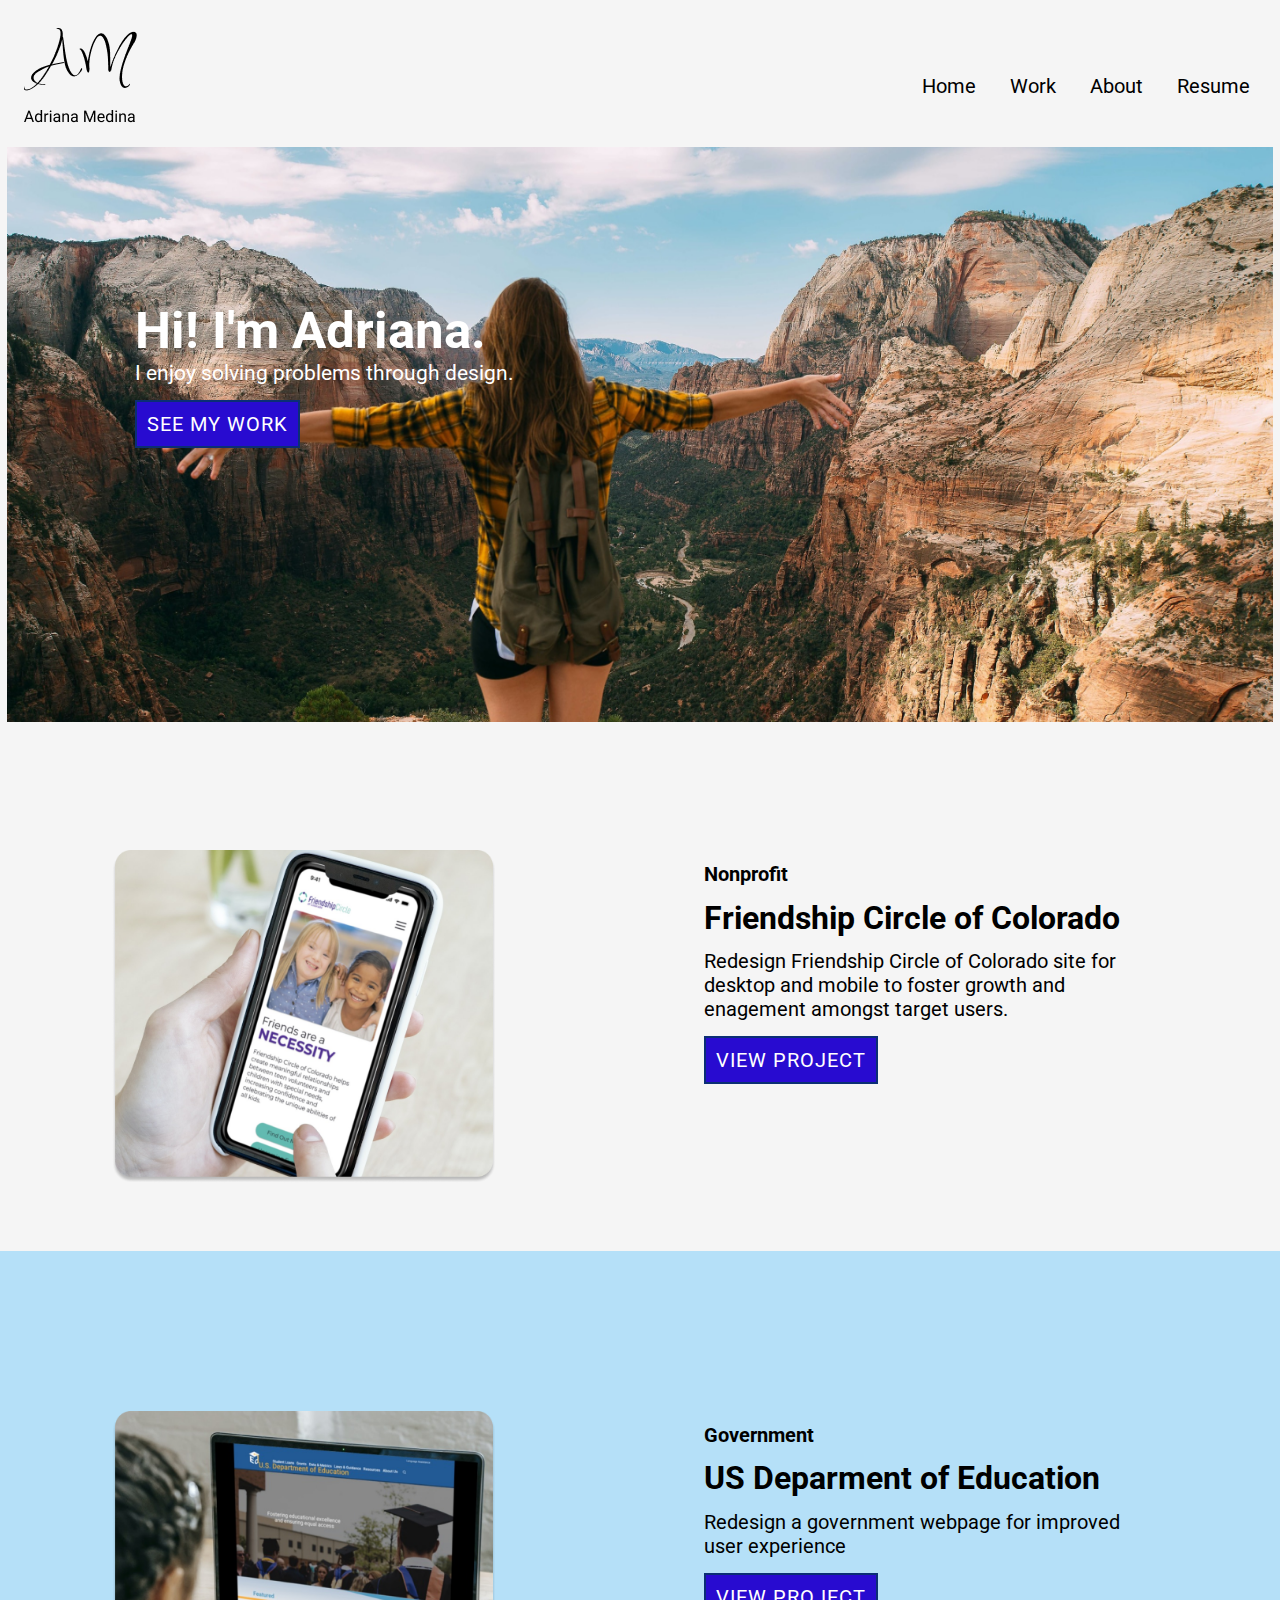
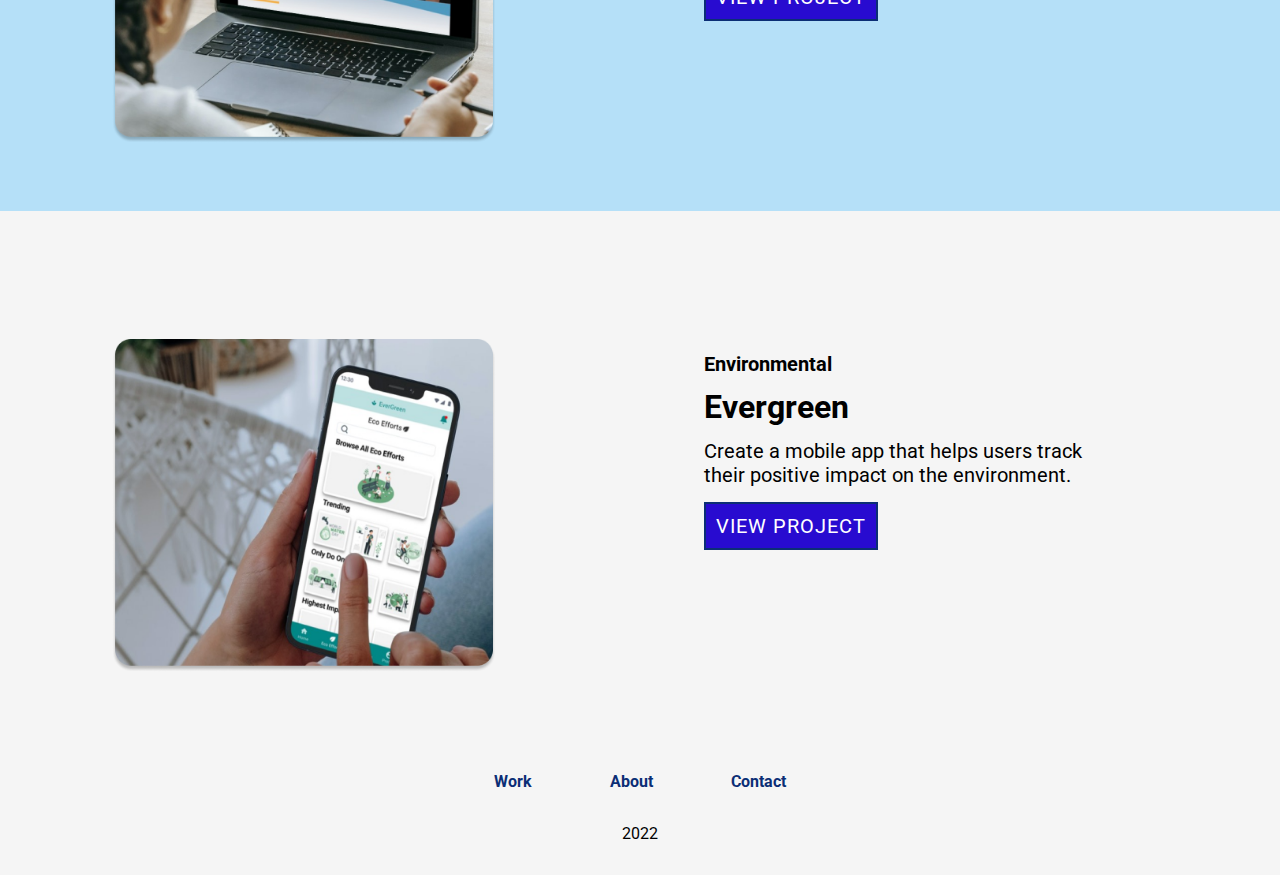
<file: index.html>
<!DOCTYPE html>
<html lang="en">

<head>
    <meta charset="UTF-8">
    <meta http-equiv="X-UA-Compatible" content="IE=edge">
    <meta name="viewport" content="width=device-width, initial-scale=1.0">
    <link rel="stylesheet" href="css/index.css">
    <link href="https://fonts.googleapis.com/css2?family=Roboto:wght@300&display=swap" rel="stylesheet">
    <title>Adriana's Portfolio Page</title>

</head>

<body>
    <div class="container">
        <div class="navbar">
            <img src="images/logo.png" class="logo">
            <nav>
                <ul id="menuList">
                    <li><a href="https://almedina1216.github.io/UX_UI_HW19/">Home</a></li>
                    <li><a href="#my-work-container">Work</a></li>
                    <li><a href="aboutMe.html">About</a></li>
                    <li><a href="">Resume</a></li>
                </ul>
            </nav>
            <img src="images/menu.png" class="menu-icon" onclick="togglemenu()">
        </div>


        <main>
            <section id="hero">
                <div class="hero-card">
                    <img id="hero-image" src="images/herodesktop.png" alt="girl on a mountain">
                    <div id="hero-intro-container">
                        <div id="hero-intro-text">
                            <h1 id="hero-intro">Hi! I'm Adriana.</h1>
                            <p id="hero-sentence">I enjoy solving problems through design.</p>
                        </div>  

                        <div class="container">
                            <div class="buttons">
                                <a href="#my-work-container"class= "btn btn-1">See My Work</a>
                            </div>
                        </div>
                    </div>
                </div>
            </section>

            <section id="my-work-container">
                <div class="odd-work-card">
                    <div class="left-odd-card">
                        <h2 class="sub-header">Nonprofit</h2>
                        <h1 class="card-title">Friendship Circle of Colorado</h1>
                        <p class="card-desc">Redesign Friendship Circle of Colorado site for desktop and mobile to
                            foster growth and enagement amongst target users.</p>
                            <div id="btn-intro">
                                <a href="https://almedina1216.github.io/UX_UI_HW20/" class="btn btn-2">View Project</a>
                            </div>
                    </div>
                    
                    <div class="right-odd-card">
                        <img id="FCOCmockup" src="images/friendshipcirclehomepg.png" alt="">
                    </div>
                </div>

                <div class="even-work-card">
                    <div class="left-even-card">
                        <img id="DOE" src="images/DOEhomepagemockup.png" alt="">
                    </div>
                    <div class="right-even-card">
                        <h2 class="sub-header">Government</h2>
                        <h1 class="card-title">US Deparment of Education</h1>
                        <p class="card-desc">Redesign a government webpage for improved user experience</p>
                        <div id="btn-intro">
                            <a href="#" class="btn btn-2">View Project</a>
                        </div>
                    </div>
                </div>

                <div class="odd-work-card">
                    <div class="left-odd-card">
                        <h2 class="sub-header">Environmental</h2>
                        <h1 class="card-title">Evergreen</h1>
                        <p class="card-desc">Create a mobile app that helps users track their positive impact on the
                            environment.</p>
                            <div id="btn-intro">
                                <a href="#" class="btn btn-2">View Project</a>
                            </div>
                    </div>
                    <div class="right-odd-card">
                        <img id="EverGreenmockup" src="images/evergreenhomepage.png" alt="">
                    </div>
                </div>
            </section>
        </main>
        <footer>
            <ul id="links-footer">
                <li class="nav-links bold-links"><a href="#my-work-container">Work</a></li>
                <li class="nav-links bold-links"><a href="https://almedina1216.github.io/UX_UI_HW19/aboutMe.html">About</a></li>
                <li class="nav-links bold-links"><a href="https://www.w3schools.com">Contact</a></li>
            </ul>
            <div id="footer-year">2022</div>
        </footer>
    </div>

</body>
    <script src="https://ajax.googleapis.com/ajax/libs/jquery/3.3.1/jquery.min.js"></script>

    <script src="js/index.js"></script>
    
    <script src="https://code.jquery.com/jquery-3.6.1.min.js""></script>

    <script>
        $(document).ready(function(e){
         $('.btn').on('mouseenter', function(e){
            x = e.pageX - $(this).offset().left;
            y= e.pageY - $(this).offset().top;
            $(this).find('span').css({top:y, left:x})
        })
        $('.btn').on('mouseout', function(e){
            x = e.pageX-$(this).offset().left;
            y= e.pageY-$(this).offset().top;
            $(this).find('span').css({top:y, left:x})
        })
    })       

    })
    </script>
</html>
</file>
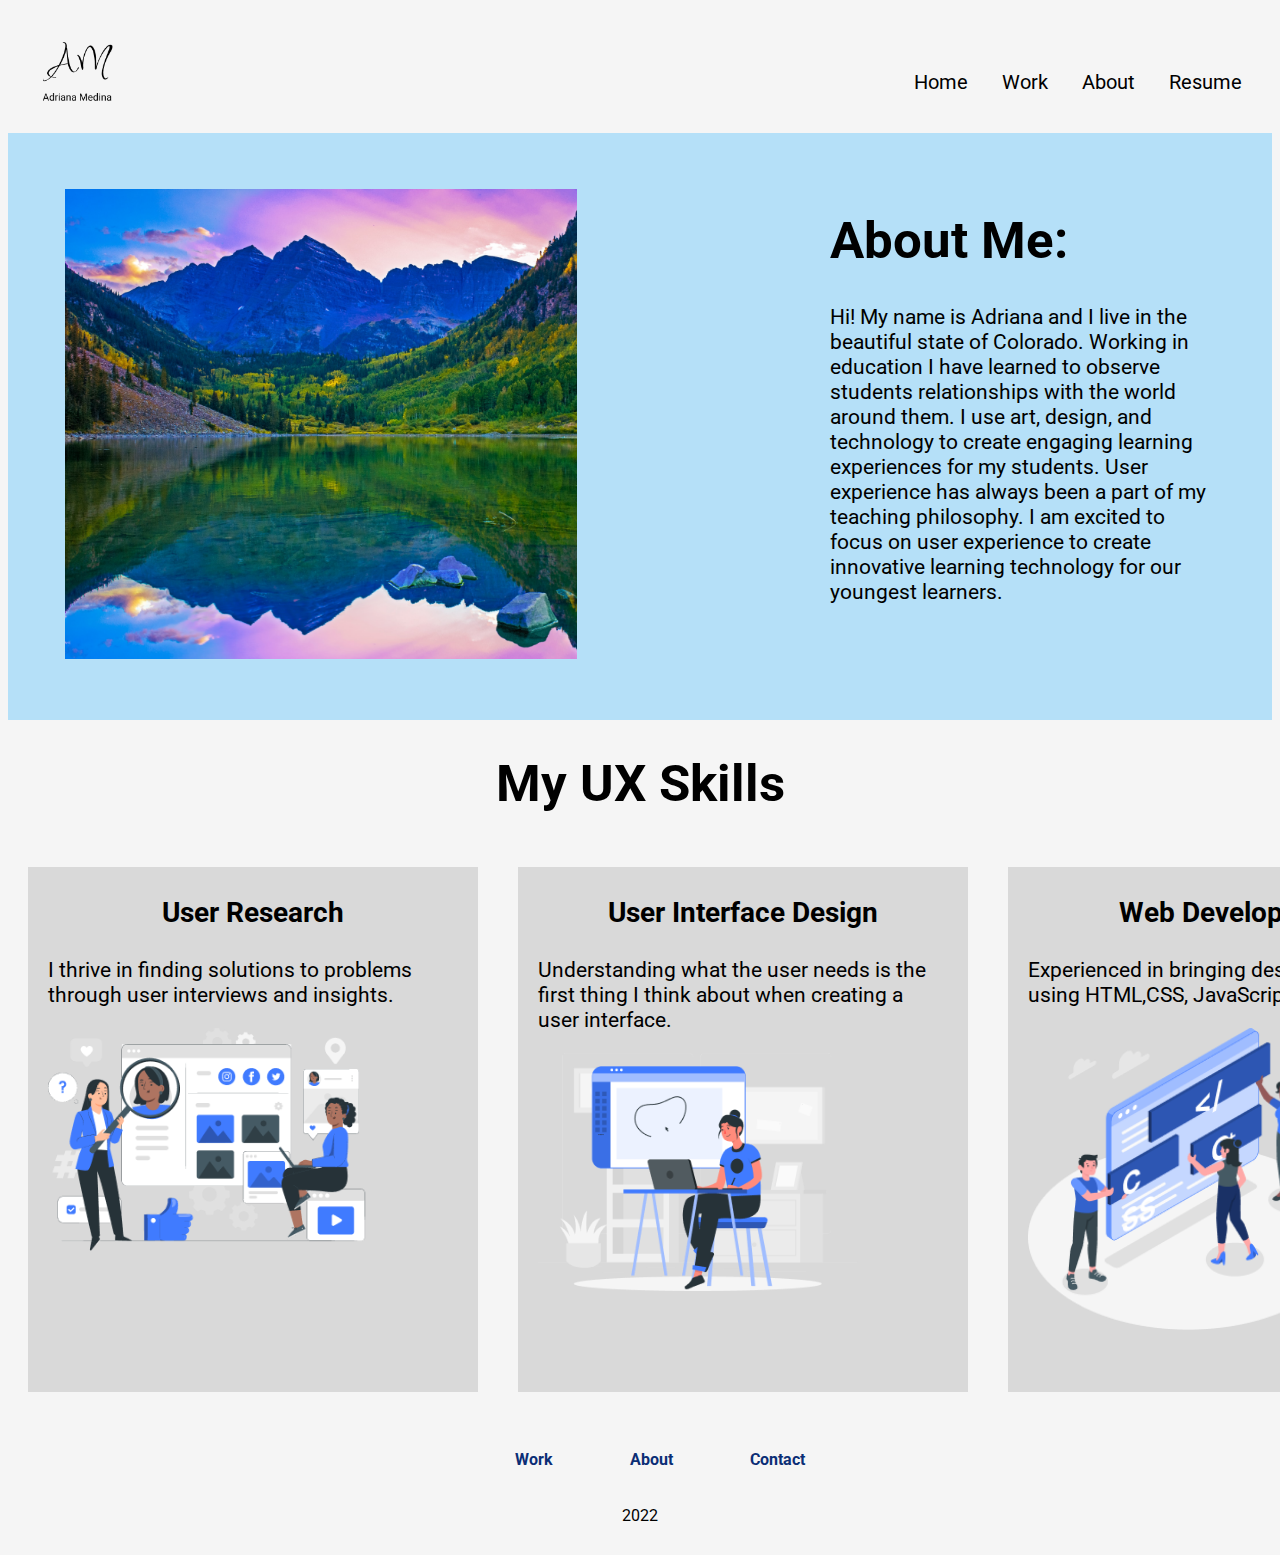
<file: aboutMe.html>
<!DOCTYPE html>
<html lang="en">
<head>
    <meta charset="UTF-8">
    <meta http-equiv="X-UA-Compatible" content="IE=edge">
    <meta name="viewport" content="width=device-width, initial-scale=1.0">
    <link href="https://fonts.googleapis.com/css2?family=Roboto:wght@300&display=swap" rel="stylesheet">
    <link rel="stylesheet" href="css/aboutMe.css">
    <title>UX_UI_HW_18</title>
</head>

<body>
    <div class="navbar">
        <img src="images/logo.png" class="logo">
        <nav>
            <ul id = "menuList">
            <li><a href="index.html">Home</a></li>
            <li><a href="#my-work-container">Work</a></li>
            <li><a href="">About</a></li>
            <li><a href="">Resume</a></li>
            </ul> 
        </nav>
        <img src="images/menu.png" class="menu-icon" onclick="togglemenu()">
    </div>

    <main>
        <div id="hero">
            <div id="hero-image">
                <img id="mountain-image" src="images/Mask group.png" alt="mountain view">
            </div>
            <div id="aboutMe">
                <h1>About Me:</h1>
                <p> Hi! My name is Adriana and I live in the beautiful state of Colorado. Working in education I have learned to observe students relationships with the world around them. I use art, design, and technology to create engaging learning experiences for my students.  User experience has always been a part of my teaching philosophy. I am excited to focus on user experience to create innovative learning technology for our youngest learners. </p>
            </div>
        </div>

        <section id=" MyUX-Skills">
            <div id="section-title">
                <h1 id="mySkills"> My UX Skills</h1>
            </div>
            <div id="container-skills"> 
                <div id="section-header"></div>

                <div id="flex-container">
                    <div class="skill-card"> 
                        <div class="card-items">
                            <div class="heading">
                                <h3> User Research</h3>
                            </div>
                            <p class="cardText"> I thrive in finding solutions to problems through user interviews and insights. 
                            </p>
                            <img id="cardimage" src="images/research.png">
                        </div>
                    </div>

                    <div class="skill-card"> 
                        <div class="card-items">
                            <div class="heading">
                                <h3> User Interface Design</h3>
                            </div>
                            <p class="cardText"> Understanding what the user needs is the first thing I think about when creating a user interface. </p>
                            <img id="cardimage" src="images/design.png">
                        </div>
                    </div>

                    <div class="skill-card">
                        <div class="card-items">
                            <div class="heading">
                                <h3> Web Development</h3>
                            </div>
                            <p class="cardText"> Experienced in bringing designs to life using HTML,CSS, JavaScript, and Bootstrap. </p>
                            <img id="cardimage" src="images/dev.png">
                        </div>                      
                    </div>
                </div>
            </div>
            </div>
        </section>
                
        <footer>           
            <ul id="links-footer">
                <li class="nav-links bold-links"><a href="#my-work-container">Work</a></li>
                <li class="nav-links bold-links"><a href="#hero-intro-container">About</a></li>
                <li class="nav-links bold-links"><a href="https://www.w3schools.com">Contact</a></li> 
            </ul>
            <div id="footer-year">2022</div>  
        </footer>
    </main>

    <script>

        var menuList = document.getElementById("menuList");
        menuList.style.maxHeight = "0px";

        function togglemenu() {
        if(menuList.style.maxHeight == "0px")
            {
            menuList.style.maxHeight = "140px";
            }
        else
            {
            menuList.style.maxHeight = "0px";
            }
        }
    </script>
    <script>
        function myFunction() {
          document.getElementById("demo").innerHTML = "link";
        }
        </script>

</body>
</file>
<file: css/index.css>
* {
    margin: 0;
    padding: 0;
    box-sizing: border-box;
    font-family: 'Roboto';
}

body {
    display: flex;
    justify-content: center;
    align-items: center;
    min-height: 100vh;
    background-color: whitesmoke;
    font-family: 'Roboto', sans-serif;
    font-weight: 400;
}

/********** Nav Bar Config **********/

.navbar{
    width: 100%;
    display: flex;
    align-items: center;
}



#header-nav {
    max-width: 100vw;
    height: 15vh;
    display: flex;
    flex-direction: row;
    justify-content: space-between;
}
.logo {
    height: 100%;
    cursor: pointer;
    margin: 5px 0;
}

.menu-icon {
    width: 25px;
    cursor: pointer;
    display: none;
}

nav {
    flex: 1;
    text-align: right;
}

nav ul li {
    list-style: none;
    display: inline-block;
    margin-right: 30px;
}

nav ul li a {
    text-decoration: none;
    color: #000;
    font-size: 20px;
}

nav ul li a:hover {
    color: #0B2E75;
}

#links {
    display:flex;
    flex-direction: row;
    align-items: flex-end;
    width: 25%;
    justify-content: space-around;
    list-style-type: none;
    margin: 0 1rem 1rem 0;
}

.nav-links > a {
    text-decoration: none;
    color:#0B2E75;
}

nav ul li a:hover {
    color: #ff5ea2
}

#hero {
    max-width: 100vw;
    position: relative;
    display: flex;
    justify-content: center;
} 
h1{
    font-size: 3.17em;
}
p{
    font-size: 1.333em;
}
h3{
    font-size: 1.777em;
}


#hero-image {
    width: 98.9vw;
}

#hero-intro-container {
    position: absolute;
    padding-top: 12%;
    padding-left: 10%;
    color: white;
}



.btn{
    text-decoration: none ;
    padding:10px;
    font-size: 1.25rem;
    position: relative;
    margin: 15px 15px 15px 0px;
    box-sizing: border-box;
    background-color: #280bd0;
    border: 2px solid #0B2E75;
    display: inline-block;
    letter-spacing: 1px;
    text-transform: uppercase;
    transition: 0.5s;
    overflow:hidden;
}
/* Button 1*/

.btn-1 {
    overflow: hidden;
    color:#FFF;
    box-shadow: 0 0 0 0 rgba(143, 64, 248, 0.5), 0 0 0 0 rgba(39,200,255,0.5);
    transition: transform 0.3s ease, box-shadow 0.3s ease; 
}


.btn-1::after{
    content:"";
    width:400px;
    height: 400px;
    position: absolute;
    top: -50px;
    left: -100px;
    background-color: #ff3cac;
    background-image: linear-gradient(225deg,#27d86c 0%, #26caf8 50%, #c625d0 100%);
    z-index: -1;
    transition: transform 0.5s ease;
}

.btn-1:hover{
    transform:translate(0, -6px);
    box-shadow:10px -10px 25px 0 rgba(143, 64, 248, 0.5), -10px 10px 25px 0 rgba(39,200,255,0.5) ;
}

.btn-1:hover: : after{
    transform: rotate(150deg);
}

/* Button 2*/

.btn-2 {
    overflow: hidden;
    color:#FFF;
    box-shadow: 0 0 0 0 rgba(143, 64, 248, 0.5), 0 0 0 0 rgba(39,200,255,0.5);
    transition: transform 0.3s ease, box-shadow 0.3s ease; 
}


.btn-2::after{
    content:"";
    width:400px;
    height: 400px;
    position: absolute;
    top: -50px;
    left: -100px;
    background-color: #ff3cac;
    background-image: linear-gradient(225deg,#27d86c 0%, #26caf8 50%, #c625d0 100%);
    z-index: -1;
    transition: transform 0.5s ease;
}

.btn-2:hover{
    transform:translate(0, -6px);
    box-shadow:10px -10px 25px 0 rgba(143, 64, 248, 0.5), -10px 10px 25px 0 rgba(39,200,255,0.5) ;
}

.btn-2:hover: : after{
    transform: rotate(150deg);
}

#my-work-container {
    height: 85%;
    max-width: 100vw;
    display: flex;
    flex-direction: column;    
}
#FCOCmockup{
    width: 30vw;
    height: auto;
}
#EverGreenmockup{
    width: 30vw;
    height: auto;
}
#DOE{
    width: 30vw;
    height:auto;
}

.sub-header{
    font-size: 1.25rem;
    padding-top: 2.5%;
}
.card-title{
    font-size: 2rem;
    padding-top: 2.5%;
}

.card-desc {
    font-size: 1.25rem;
    width: 85%;
    padding-top: 2.5%;
}

.hero-card {
    display: grid;
    grid-template-columns:
        repeat(auto-fit, minmax(400px, 1fr));
}

.odd-work-card {
    background-color:  FFF;
    justify-content: space-between;
    padding: 8rem 5rem 4rem 7rem;
    gap: 6rem; 
    display: grid;
    grid-template-columns: repeat(auto-fit,minmax(200px, 1fr));
    grid-template-rows: (2,auto);
    grid-template-areas: 
    'cardPhoto cardInfo';
}
.right-odd-card {
    grid-area: cardPhoto;
}
.left-odd-card {
    grid-area: cardInfo;
}


.even-work-card {
    background-color: #b5e0f8;
    justify-content: space-between;
    padding: 10rem 5rem 4rem 7rem;
    gap:6rem;
    display: grid;
    grid-template-columns:repeat(auto-fit, minmax(200px, 1fr));
}

footer {
    max-width: 100vw;
    height: 15vh;
    display: flex;
    flex-direction: column;
    align-items: center;
    justify-content: space-evenly;
}

#links-footer {
    display: flex;
    flex-direction: row;
    justify-content: space-evenly;
    list-style-type: none;
    width: 35%;
}

.bold-links{
    font-weight: bold;
}

#footer-year{
    width: 35%;
    text-align: center;
}

/* Use a media query to add a breakpoint at 800px: */
@media only screen and (max-width: 700px) {

    nav ul {
        width: 40%;
        background: linear-gradient(#d0ebfa80, #30b2f9);
        position: absolute;
        top: 75px;
        right: 0;
        z-index: 2;
    }
    nav ul li {
        display: block;
        margin-top: 10px;
        margin-bottom: 10px;
    }
    nav ul li a {
        color: #fff;
    }
    .menu-icon {
        display: block;
    }
    #menuList {
        overflow: hidden;
        transition: 0.5s;
    }
    .hero-into-text{
        font-size: 30px;
    }
    .odd-work-card {
        background-color:  FFF;
        justify-content: space-between;
        padding: 6rem 5rem 4rem 7rem;
        gap: 6rem; 
        display: grid;
        grid-template-columns: repeat(auto-fit,minmax(200px, 1fr));
        grid-template-rows: (2,auto);
        grid-template-areas: 
        'cardPhoto' 
        'cardInfo';
    }
    #FCOCmockup{
        width: 55vw;
        height: auto;
    }
    #EverGreenmockup{
        width: 55vw;
        height: auto;
    }
    #DOE{
        width: 55vw;
        height:auto;
    }

    .card-title{
        width: 75vw;
        font-size: 1.8rem;
    }
}


#navbar{
    grid-area:header;
}

.footer{
    grid-area: footer;
}
</file>
<file: css/aboutMe.css>
{
    margin: 0;
    padding: 0;
    font-family:'Roboto', sans-serif;
}
#hero{
    background-color: #b5e0f8;
    overflow: hidden;
}
/********** Nav Bar Config **********/

.navbar{
    width: 100%;
    display: flex;
    align-items: center;
}

body {
    background-color: whitesmoke;
    font-family: 'Roboto', sans-serif;
}

#header-nav {
    max-width: 100vw;
    height: 15vh;
    display: flex;
    flex-direction: row;
    justify-content: space-between;
}



.logo {
    width: 100px;
    cursor: pointer;
    margin: 20px;
}

.menu-icon {
    width: 25px;
    cursor: pointer;
    display: none;
}

nav {
    flex: 1;
    text-align: right;
}

nav ul li {
    list-style: none;
    display: inline-block;
    margin-right: 30px;
}

nav ul li a {
    text-decoration: none;
    color: #000;
    font-size: 20px;
}

nav ul li a:hover {
    color: #ff5ea2
}

#links {
    display:flex;
    flex-direction: row;
    align-items: flex-end;
    width: 25%;
    justify-content: space-around;
    list-style-type: none;
    margin: 0 1rem 1rem 0;
}

.nav-links > a {
    text-decoration: none;
    color:#0B2E75;
}

.nav-links > a:hover {
    text-decoration: underline;
}
/********Hero*******/
#hero {
    background-color: #b5e0f8;
    display: grid;
    grid-template-columns: 45% 35%; 
    grid-template-areas:
    'hero-image aboutMe';
    justify-content: center;
    position: relative;
    justify-content: space-between;
    /* margin: auto;   */
    gap: 1rem;
}
h1{
    font-size: 3.17em;
}
p{
    font-size: 1.333em;
}
h3{
    font-size: 1.777em;
    justify-self:center;
}

#aboutMe {
    grid-area: aboutMe;
    padding: auto;
    width: 30vw;
    padding-right: 25%;
    height: auto;
    margin: 10% 10% 0 0;
}

#mountain-image {
    padding: 10%;
    width: 40vw;
    height: auto;
}
/*******Skills*******/
.skill-item {
    padding: 10px;
    margin: 20px;
    margin-top: 10px;
}
#section-header{
    font-display:flex ;
}

#container-skills{
    display: flex;
    align-items: center;
    justify-content: space-around;
}
.card-items{
    margin: 20px;
    justify-content: center;
    align-items: center;
    padding-bottom: 10%;
}

#cardimage{
    width: 25vw;
    height: auto;
}

#flex-container {
    display: flex;
    align-items: center;
    /* padding-left: 35px; */
}

#section-title{
    display: flex;
    justify-content: center;
    align-items: center;
}
.skill-card{
    height: 525px;
    width: 450px;
    margin: 20px;
    align-items: center;
    justify-content: center;
    background-color: #d9d9d9; 
}


/*********footer********/
footer {
    max-width: 100vw;
    height: 15vh;
    display: flex;
    flex-direction: column;
    align-items: center;
    justify-content: space-evenly;
}
#links-footer {
    display: flex;
    flex-direction: row;
    justify-content: space-evenly;
    list-style-type: none;
    width: 35%;
}
.bold-links{
    font-weight: bold;
}

#footer-year{
    width: 35%;
    text-align: center;
}


/* Use a media query to add a breakpoint at 800px: */
@media only screen and (max-width: 800px) {
    nav ul {
        width: 40%;
        background: linear-gradient(#b5e0f8, #30b2f9);
        position: absolute;
        top: 75px;
        right: 0;
        z-index: 2;
    }
    nav ul li {
        display: block;
        margin-top: 10px;
        margin-bottom: 10px;
    }
    nav ul li a {
        color: #fff;
    }
    .menu-icon {
        display: block;
    }
    #menuList {
        overflow: hidden;
        transition: 0.5s;
    }
    #hero {
        align-items: center;
        grid-template-areas:
        'hero-image'
        'aboutMe';
    }
    #hero-image { 
        width: 100vw;
        min-height: fit-content;
    }
    #aboutMe {
        width: 100vw;
        height: auto;}

    #flex-container {
    flex-direction: column;
    }
    #mountain-image {
        width: 80vw;
        height: auto;
    }
    #aboutMe {
        grid-area: aboutMe;
        width: 65vw;
        left: 5%;
        height: auto;
        align-content: center;
    } 
}


#navbar{
    grid-area:header;
}

#MyUX-Skills{
    grid-area:content;
}
.footer{
    grid-area: footer;
}
</file>
